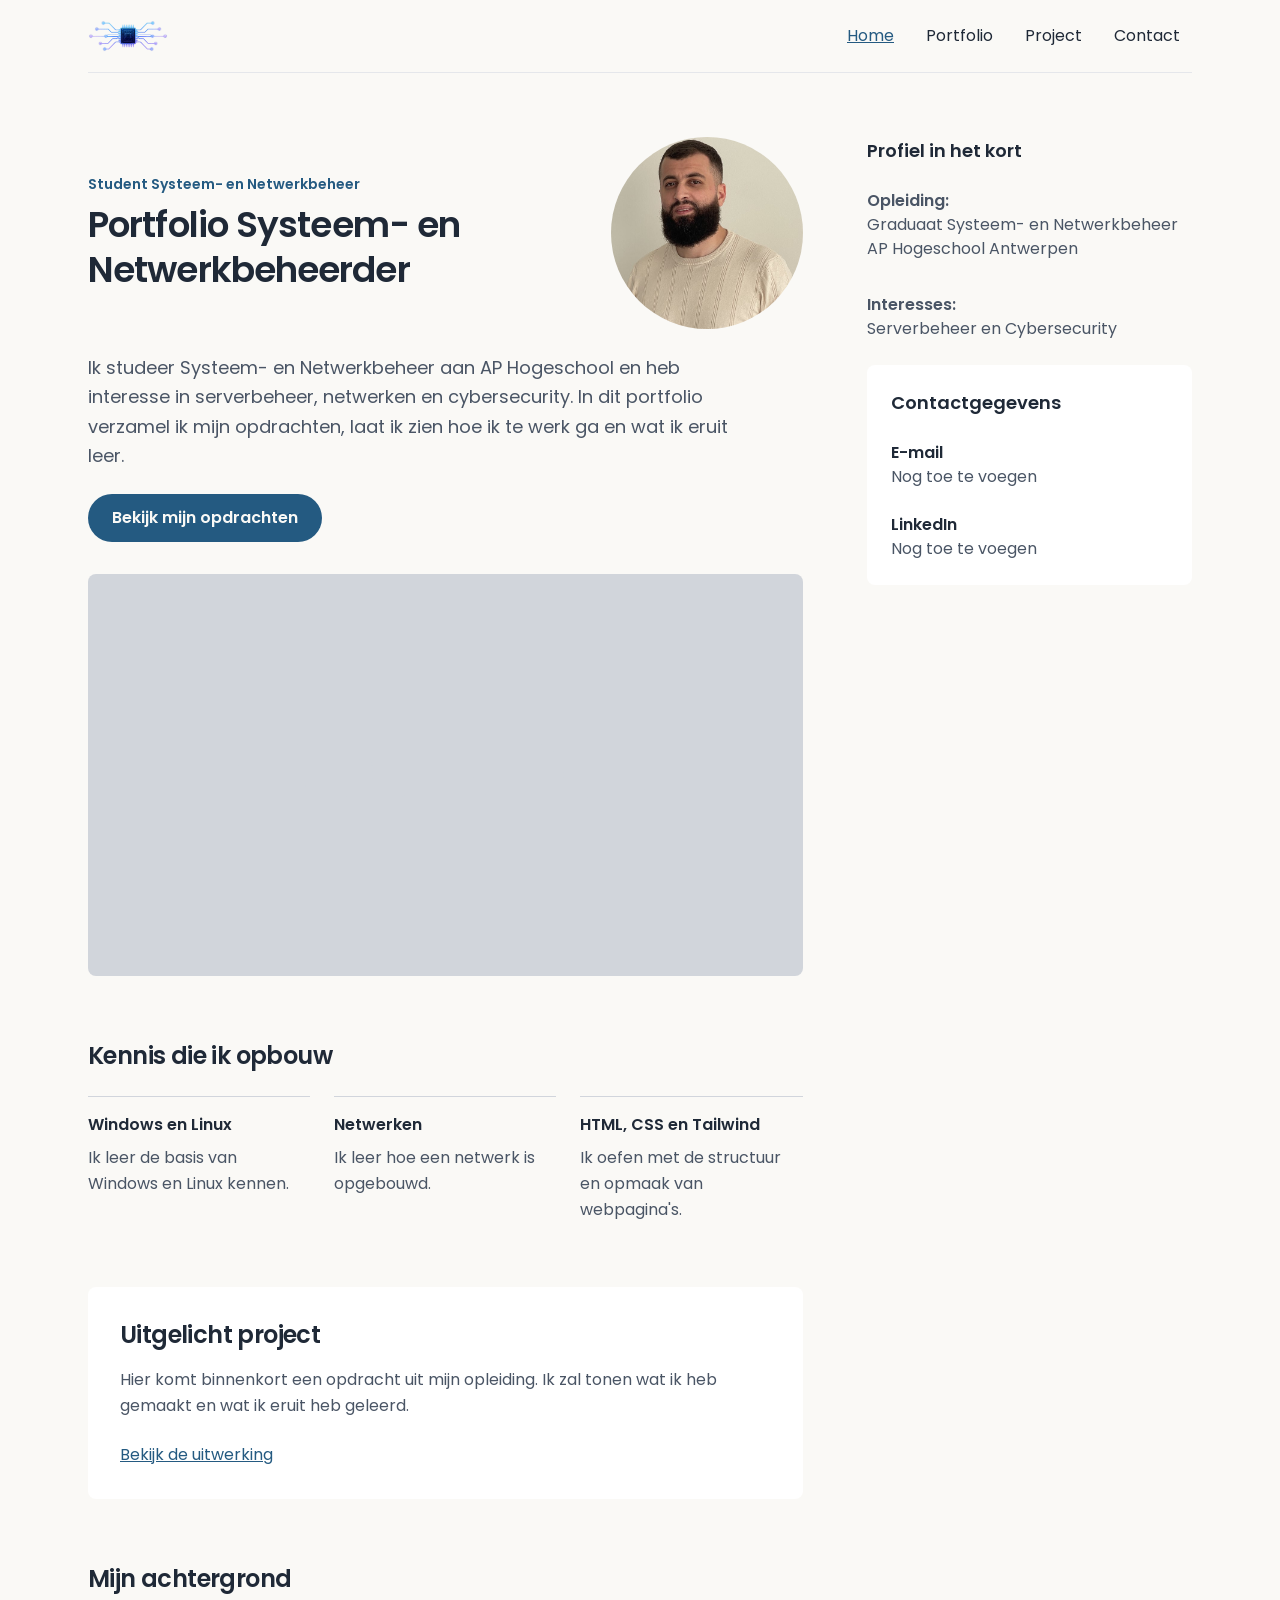
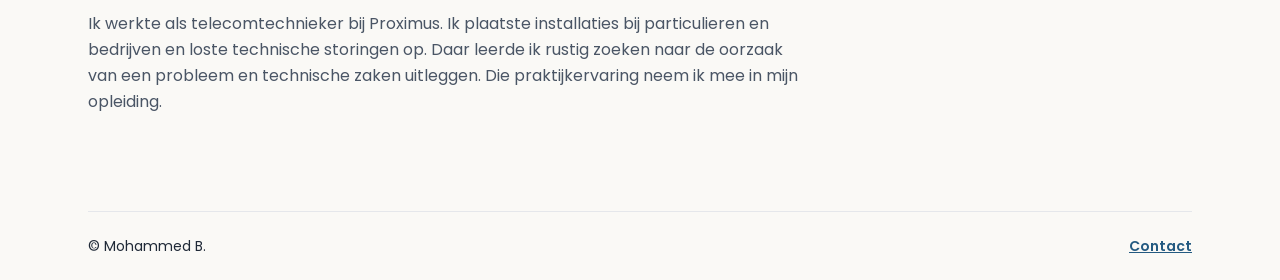
<file: index.html>
<!DOCTYPE html>
<html lang="nl-BE">
<head>
    <meta charset="UTF-8">
    <meta name="viewport" content="width=device-width, initial-scale=1.0">
    <title>Portfolio student systeem- en netwerkbeheer - Mohammed B.</title>
    <meta name="description" content="	Ik ben Mohammed B., student Systeem- en Netwerkbeheer aan AP Hogeschool. Leer mij kennen.">
    <link href="https://fonts.googleapis.com/css2?family=Poppins:wght@400;600&display=swap" rel="stylesheet">
    <link rel="stylesheet" href="css/tailwind.css">
    <link rel="stylesheet" href="css/style.css">
    <link rel="icon" href="assets/images/logo.png">
</head>
<body>
    <a href="#inhoud"
        class="sr-only focus:not-sr-only focus:absolute focus:left-2 focus:top-2 focus:rounded-lg focus:bg-white focus:px-4 focus:py-2 focus:text-blue-800 focus-visible:outline-2 focus-visible:outline-offset-2 focus-visible:outline-blue-700">
        Ga naar de inhoud
    </a>
    <div class="max-w-6xl mx-auto px-6">
        <header class="border-b border-gray-200 py-4 flex justify-between items-center flex-wrap">
            <div>
                <a class="block focus-visible:outline-2 focus-visible:outline-offset-2 focus-visible:outline-blue-700"
                    href="index.html">
                    <img class="w-20" src="assets/images/logo.png" width="320" height="130" alt="logo">
                </a>
            </div>
            <input class="peer sr-only md:hidden" type="checkbox" id="menu-knop">
            <label for="menu-knop"
                class="md:hidden px-3 py-2 peer-focus-visible:outline-2 peer-focus-visible:outline-offset-2 peer-focus-visible:outline-blue-700">
                <svg class="size-6" xmlns="http://www.w3.org/2000/svg" width="24" height="24" viewBox="0 0 24 24"
                    fill="none" stroke="currentColor" stroke-width="2" stroke-linecap="round" stroke-linejoin="round"
                    aria-hidden="true">
                    <path d="M4 5h16" />
                    <path d="M4 12h16" />
                    <path d="M4 19h16" />
                </svg>
                <span class="sr-only">Menu</span>
            </label>
            <nav class="hidden w-full peer-checked:block md:block md:w-auto" aria-label="Hoofdmenu">
                <ul class="flex flex-col md:flex-row justify-end gap-2 flex-wrap items-end">
                    <li>
                        <a class="highlight underline block px-3 py-2 focus-visible:outline-2 focus-visible:outline-offset-2 focus-visible:outline-blue-700"
                            aria-current="page" href="index.html">Home</a>
                    </li>
                    <li>
                        <a class="block px-3 py-2 hover:underline focus-visible:outline-2 focus-visible:outline-offset-2 focus-visible:outline-blue-700"
                            href="portfolio.html">Portfolio</a>
                    </li>
                    <li>
                        <a class="block px-3 py-2 hover:underline focus-visible:outline-2 focus-visible:outline-offset-2 focus-visible:outline-blue-700"
                            href="project.html">Project</a>
                    </li>
                    <li>
                        <a class="block px-3 py-2 hover:underline focus-visible:outline-2 focus-visible:outline-offset-2 focus-visible:outline-blue-700"
                            href="contact.html">Contact</a>
                    </li>
                </ul>
            </nav>
        </header>
        <div class="grid lg:grid-cols-3 gap-12 lg:gap-16 py-12 md:py-16 mb-8">
            <main id="inhoud" class="lg:col-span-2 flex flex-col gap-16">
                <section class="flex flex-col gap-6">
                    <div class="flex flex-col gap-6 md:flex-row md:justify-between md:items-center">
                        <div class="flex flex-col gap-2">
                            <p class="highlight text-sm font-semibold">Student Systeem- en Netwerkbeheer</p>
                            <h1 class="font-semibold text-3xl md:text-4xl leading-tight tracking-tight">Portfolio Systeem- en Netwerkbeheerder</h1>
                        </div>
                        <img class="size-48 rounded-full object-cover object-top shrink-0" src="assets/images/profielfoto.jpeg"
                            width="650" height="800" alt="Mohammed B. in een beige shirt voor een lichte muur.">
                    </div>
                    <p class="text-lg leading-relaxed text-gray-600 max-w-2xl">Ik studeer Systeem- en Netwerkbeheer
                        aan AP Hogeschool en heb interesse in serverbeheer, netwerken en cybersecurity. In dit portfolio
                        verzamel ik mijn opdrachten, laat ik zien hoe ik te werk ga en wat ik eruit leer.</p>
                    <div>
                        <a class="knop inline-flex items-center rounded-full px-6 py-3 font-semibold hover:underline focus-visible:outline-2 focus-visible:outline-offset-2 focus-visible:outline-blue-700"
                            href="portfolio.html">Bekijk mijn opdrachten</a>
                    </div>
                    <img class="w-full aspect-video object-cover rounded-lg mt-2" src="assets/images/placeholder.png"
                        width="1200" height="800" alt="">
                </section>
                <section class="grid grid-cols-1 md:grid-cols-3 gap-6">
                    <h2 class="md:col-span-3 font-semibold text-2xl tracking-tight">Kennis die ik opbouw</h2>
                    <div class="border-t border-gray-300 pt-4">
                        <h3 class="font-semibold mb-2">Windows en Linux</h3>
                        <p class="text-gray-600 leading-relaxed">Ik leer de basis van Windows en Linux kennen.</p>
                    </div>
                    <div class="border-t border-gray-300 pt-4">
                        <h3 class="font-semibold mb-2">Netwerken</h3>
                        <p class="text-gray-600 leading-relaxed">Ik leer hoe een netwerk is opgebouwd.</p>
                    </div>
                    <div class="border-t border-gray-300 pt-4">
                        <h3 class="font-semibold mb-2">HTML, CSS en Tailwind</h3>
                        <p class="text-gray-600 leading-relaxed">Ik oefen met de structuur en opmaak van webpagina's.
                        </p>
                    </div>
                </section>
                <section class="bg-white rounded-lg p-6 md:p-8">
                    <h2 class="font-semibold text-2xl tracking-tight mb-4">Uitgelicht project</h2>
                    <p class="leading-relaxed text-gray-600 mb-6">Hier komt binnenkort een opdracht uit mijn opleiding.
                        Ik zal tonen wat ik heb gemaakt en wat ik eruit heb geleerd.</p>
                    <a class="highlight inline-flex items-center gap-2 underline focus-visible:outline-2 focus-visible:outline-offset-2 focus-visible:outline-blue-700"
                        href="project.html">Bekijk de uitwerking</a>
                </section>
                <section>
                    <h2 class="font-semibold text-2xl tracking-tight mb-4">Mijn achtergrond</h2>
                    <p class="leading-relaxed text-gray-600">Ik werkte als telecomtechnieker bij Proximus. Ik plaatste
                        installaties bij particulieren en bedrijven en loste technische storingen op. Daar leerde ik
                        rustig zoeken naar de oorzaak van een probleem en technische zaken uitleggen. Die
                        praktijkervaring
                        neem ik mee in mijn opleiding.</p>
                </section>
            </main>
            <aside class="flex flex-col gap-6">
                <div>
                    <h2 class="font-semibold text-lg mb-6">Profiel in het kort</h2>
                    <ul class="flex flex-col text-gray-600">
                        <li><span class="font-semibold">Opleiding:</span><br>Graduaat Systeem- en Netwerkbeheer</li>
                        <li class="pb-8">AP Hogeschool Antwerpen</li>
                        <li><span class="font-semibold">Interesses:</span><br>Serverbeheer en Cybersecurity</li>
                    </ul>
                </div>
                <div class="bg-white rounded-lg p-6">
                    <h2 class="font-semibold text-lg mb-6">Contactgegevens</h2>
                    <ul class="flex flex-col gap-6">
                        <li>
                            <span class="font-semibold">E-mail</span><br>
                            <span class="text-gray-600">Nog toe te voegen</span>
                        </li>
                        <li>
                            <span class="font-semibold">LinkedIn</span><br>
                            <span class="text-gray-600">Nog toe te voegen</span>
                        </li>
                    </ul>
                </div>
            </aside>
        </div>
        <footer
            class="border-t border-gray-200 text-sm py-6 flex flex-col sm:flex-row justify-between items-center gap-2">
            <p>&copy;&nbsp;Mohammed B.</p>
            <p>
                <a class="highlight underline font-semibold focus-visible:outline-2 focus-visible:outline-offset-2 focus-visible:outline-blue-700"
                    href="contact.html">Contact</a>
            </p>
        </footer>
    </div>
</body>

</html>
</file>
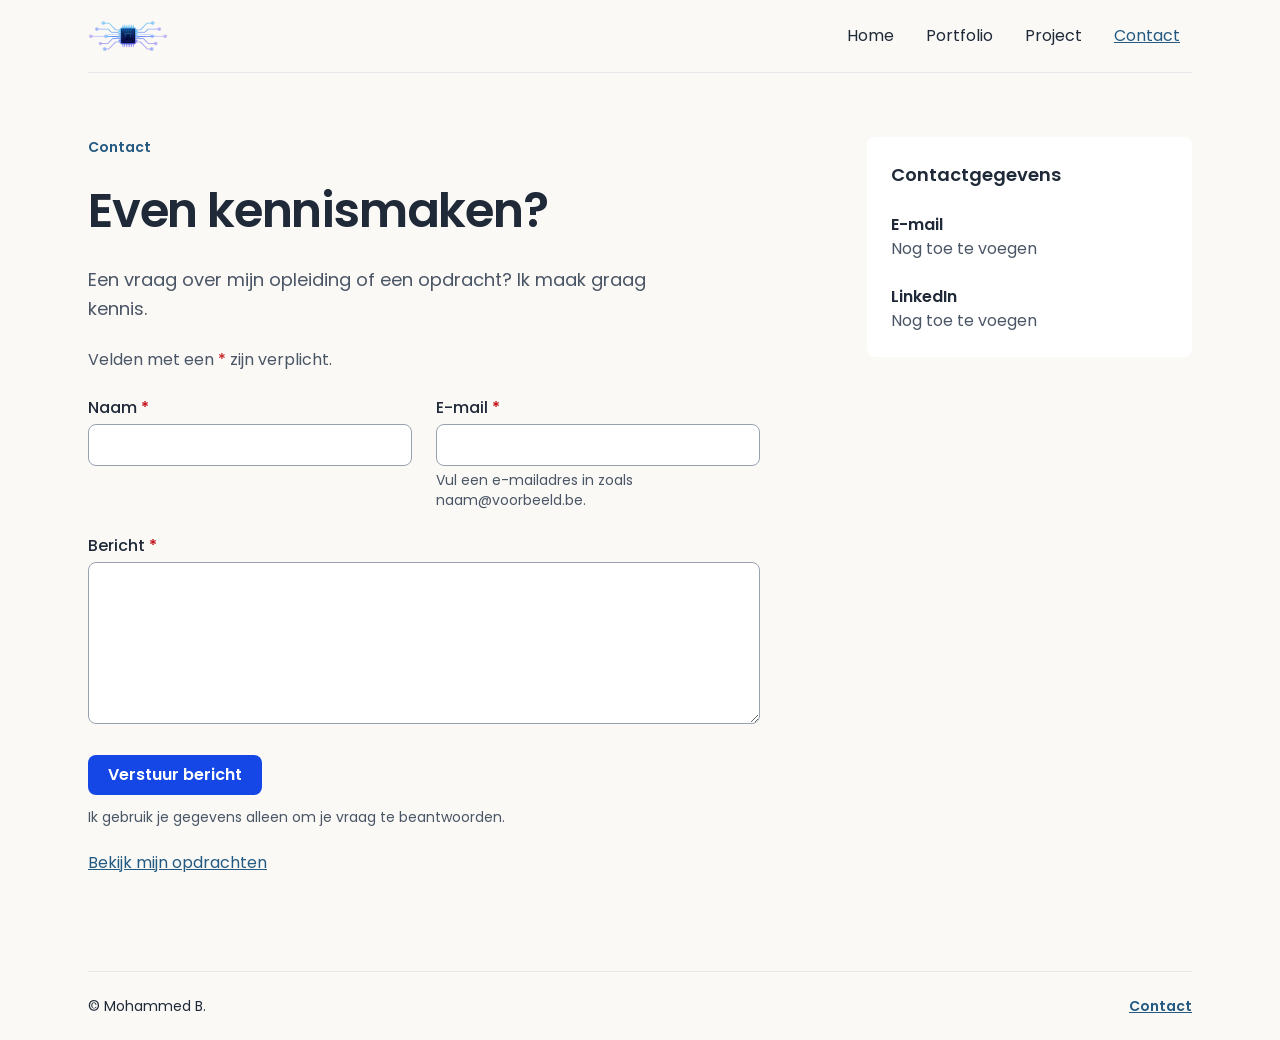
<file: contact.html>
<!DOCTYPE html>
<html lang="nl-BE">
<head>
    <meta charset="UTF-8">
    <meta name="viewport" content="width=device-width, initial-scale=1.0">
    <title>Contact - Mohammed B.</title>
    <meta name="description" content="	Wil je kennismaken of heb je een vraag over mijn opleiding of portfolio? Op mijn contactpagina vind je het contactformulier.">
    <link href="https://fonts.googleapis.com/css2?family=Poppins:wght@400;600&display=swap" rel="stylesheet">
    <link rel="stylesheet" href="css/tailwind.css">
    <link rel="stylesheet" href="css/style.css">
    <link rel="icon" href="assets/images/logo.png">
</head>
<body>
    <a href="#inhoud"
        class="sr-only focus:not-sr-only focus:absolute focus:left-2 focus:top-2 focus:rounded-lg focus:bg-white focus:px-4 focus:py-2 focus:text-blue-800 focus-visible:outline-2 focus-visible:outline-offset-2 focus-visible:outline-blue-700">
        Ga naar de inhoud
    </a>
    <div class="max-w-6xl mx-auto px-6">
        <header class="border-b border-gray-200 py-4 flex justify-between items-center flex-wrap">
            <div>
                <a class="block focus-visible:outline-2 focus-visible:outline-offset-2 focus-visible:outline-blue-700"
                    href="index.html">
                    <img class="w-20" src="assets/images/logo.png" width="320" height="130" alt="logo">
                </a>
            </div>
            <input class="peer sr-only md:hidden" type="checkbox" id="menu-knop">
            <label for="menu-knop"
                class="md:hidden px-3 py-2 peer-focus-visible:outline-2 peer-focus-visible:outline-offset-2 peer-focus-visible:outline-blue-700">
                <svg class="size-6" xmlns="http://www.w3.org/2000/svg" width="24" height="24" viewBox="0 0 24 24"
                    fill="none" stroke="currentColor" stroke-width="2" stroke-linecap="round" stroke-linejoin="round"
                    aria-hidden="true">
                    <path d="M4 5h16" />
                    <path d="M4 12h16" />
                    <path d="M4 19h16" />
                </svg>
                <span class="sr-only">Menu</span>
            </label>
            <nav class="hidden w-full peer-checked:block md:block md:w-auto" aria-label="Hoofdmenu">
                <ul class="flex flex-col md:flex-row justify-end gap-2 flex-wrap items-end">
                    <li>
                        <a class="block px-3 py-2 hover:underline focus-visible:outline-2 focus-visible:outline-offset-2 focus-visible:outline-blue-700"
                            href="index.html">Home</a>
                    </li>
                    <li>
                        <a class="block px-3 py-2 hover:underline focus-visible:outline-2 focus-visible:outline-offset-2 focus-visible:outline-blue-700"
                            href="portfolio.html">Portfolio</a>
                    </li>
                    <li>
                        <a class="block px-3 py-2 hover:underline focus-visible:outline-2 focus-visible:outline-offset-2 focus-visible:outline-blue-700"
                            href="project.html">Project</a>
                    </li>
                    <li>
                        <a class="highlight underline block px-3 py-2 focus-visible:outline-2 focus-visible:outline-offset-2 focus-visible:outline-blue-700"
                            aria-current="page" href="contact.html">Contact</a>
                    </li>
                </ul>
            </nav>
        </header>
        <div class="grid lg:grid-cols-3 gap-12 lg:gap-16 py-12 md:py-16 mb-8">
            <main id="inhoud" class="lg:col-span-2 flex flex-col gap-12">
                <section class="flex flex-col gap-6">
                    <p class="highlight text-sm font-semibold">Contact</p>
                    <h1 class="font-semibold text-4xl md:text-5xl tracking-tight leading-tight">
                        Even kennismaken?
                    </h1>
                    <p class="text-lg leading-relaxed text-gray-600 max-w-xl">
                        Een vraag over mijn opleiding of een opdracht? Ik maak graag kennis.
                    </p>
                    <p class="text-gray-600">
                        Velden met een <span class="text-red-700">*</span> zijn verplicht.
                    </p>
                    <form name="contact" method="POST" data-netlify="true" class="grid gap-6 md:grid-cols-2 max-w-2xl">
                        <div>
                            <label for="naam" class="block font-medium">Naam
                                <span class="text-red-700" aria-hidden="true">*</span>
                            </label>
                            <input type="text" id="naam" name="naam" autocomplete="name" required
                                class="mt-1 w-full rounded-lg border border-gray-400 bg-white px-3 py-2 focus-visible:outline-2 focus-visible:outline-offset-2 focus-visible:outline-blue-700">
                        </div>
                        <div>
                            <label for="mail" class="block font-medium">E-mail
                                <span class="text-red-700" aria-hidden="true">*</span>
                            </label>
                            <input type="email" id="mail" name="email" autocomplete="email" required
                                aria-describedby="mail-hulp"
                                class="peer mt-1 w-full rounded-lg border border-gray-400 bg-white px-3 py-2 user-invalid:border-red-700 focus-visible:outline-2 focus-visible:outline-offset-2 focus-visible:outline-blue-700">
                            <p id="mail-hulp" class="mt-1 text-sm text-gray-600">
                                Vul een e-mailadres in zoals naam@voorbeeld.be.
                            </p>
                            <p class="mt-1 hidden text-sm font-semibold text-red-700 peer-user-invalid:block">
                                Dit e-mailadres klopt niet. Vul het in zoals naam@voorbeeld.be.
                            </p>
                        </div>
                        <div class="md:col-span-2">
                            <label for="bericht" class="block font-medium">Bericht
                                <span class="text-red-700" aria-hidden="true">*</span>
                            </label>
                            <textarea id="bericht" name="bericht" rows="6" required
                                class="mt-1 w-full rounded-lg border border-gray-400 bg-white px-3 py-2 focus-visible:outline-2 focus-visible:outline-offset-2 focus-visible:outline-blue-700"></textarea>
                        </div>
                        <div class="md:col-span-2">
                            <button type="submit"
                                class="rounded-lg bg-blue-700 px-5 py-2 font-semibold text-white hover:bg-blue-800 focus-visible:outline-2 focus-visible:outline-offset-2 focus-visible:outline-blue-700">
                                Verstuur bericht
                            </button>
                            <p class="mt-3 text-sm text-gray-600">
                                Ik gebruik je gegevens alleen om je vraag te beantwoorden.
                            </p>
                        </div>
                    </form>
                    <div>
                        <a class="highlight underline focus-visible:outline-2 focus-visible:outline-offset-2 focus-visible:outline-blue-700"
                            href="portfolio.html">Bekijk mijn opdrachten</a>
                    </div>
                </section>
            </main>
            <aside class="flex flex-col gap-6">
                <div class="bg-white rounded-lg p-6">
                    <h2 class="font-semibold text-lg mb-6">Contactgegevens</h2>
                    <ul class="flex flex-col gap-6">
                        <li>
                            <span class="font-semibold">E-mail</span><br>
                            <span class="text-gray-600">Nog toe te voegen</span>
                        </li>
                        <li>
                            <span class="font-semibold">LinkedIn</span><br>
                            <span class="text-gray-600">Nog toe te voegen</span>
                        </li>
                    </ul>
                </div>
            </aside>
        </div>
        <footer
            class="border-t border-gray-200 text-sm py-6 flex flex-col sm:flex-row justify-between items-center gap-2">
            <p>&copy;&nbsp;Mohammed B.</p>
            <p>
                <a class="highlight underline font-semibold focus-visible:outline-2 focus-visible:outline-offset-2 focus-visible:outline-blue-700"
                    href="contact.html">Contact</a>
            </p>
        </footer>
    </div>
</body>

</html>
</file>
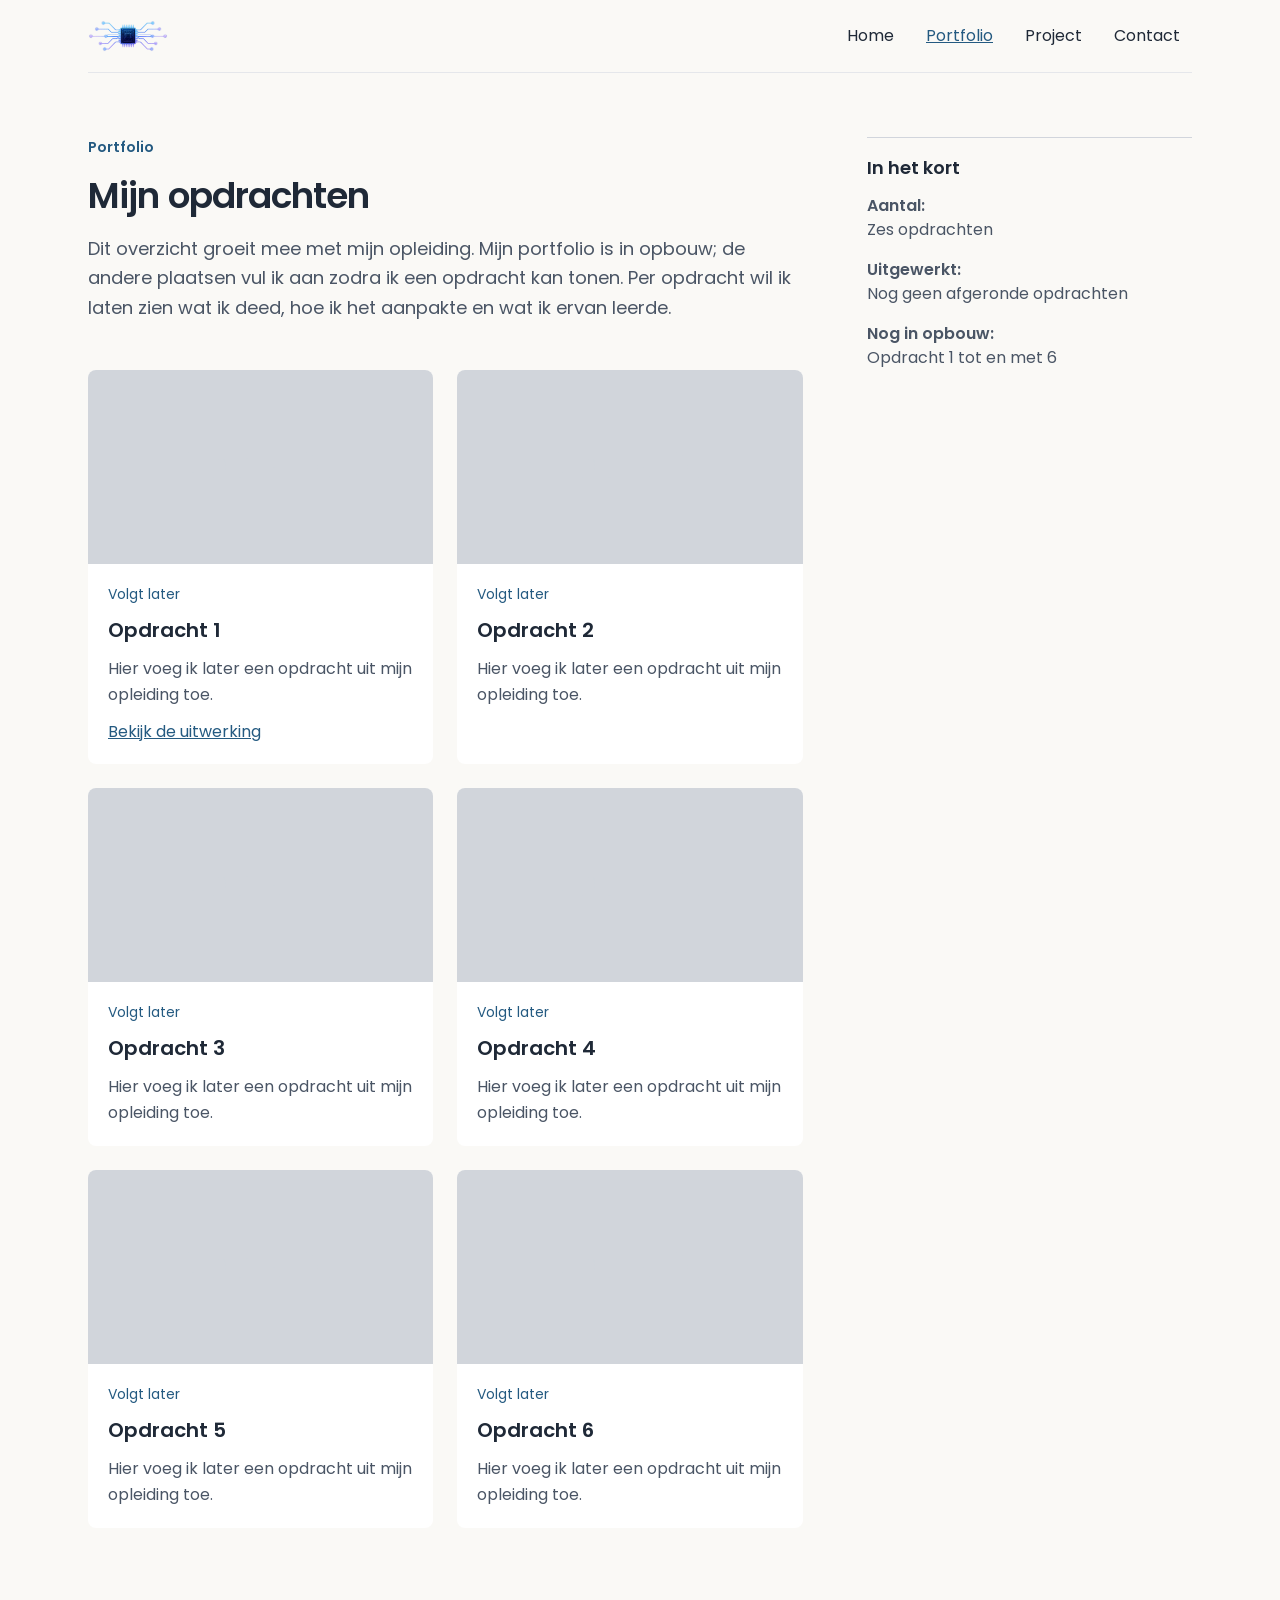
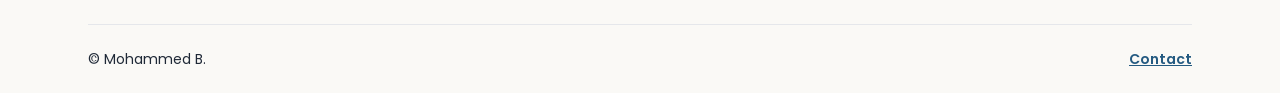
<file: portfolio.html>
<!DOCTYPE html>
<html lang="nl-BE">
<head>
    <meta charset="UTF-8">
    <meta name="viewport" content="width=device-width, initial-scale=1.0">
    <title>Mijn Opdrachten - Mohammed B.</title>
    <meta name="description" content="Bekijk het overzicht van mijn opdrachten voor Systeem- en Netwerkbeheer aan AP Hogeschool en ontdek wat ik tijdens mijn opleiding leer.">
    <link href="https://fonts.googleapis.com/css2?family=Poppins:wght@400;600&display=swap" rel="stylesheet">
    <link rel="stylesheet" href="css/tailwind.css">
    <link rel="stylesheet" href="css/style.css">
    <link rel="icon" href="assets/images/logo.png">
</head>
<body>
    <a href="#inhoud"
        class="sr-only focus:not-sr-only focus:absolute focus:left-2 focus:top-2 focus:rounded-lg focus:bg-white focus:px-4 focus:py-2 focus:text-blue-800 focus-visible:outline-2 focus-visible:outline-offset-2 focus-visible:outline-blue-700">
        Ga naar de inhoud
    </a>
    <div class="max-w-6xl mx-auto px-6">
        <header class="border-b border-gray-200 py-4 flex justify-between items-center flex-wrap">
            <div>
                <a class="block focus-visible:outline-2 focus-visible:outline-offset-2 focus-visible:outline-blue-700"
                    href="index.html">
                    <img class="w-20" src="assets/images/logo.png" width="320" height="130" alt="logo">
                </a>
            </div>
            <input class="peer sr-only md:hidden" type="checkbox" id="menu-knop">
            <label for="menu-knop"
                class="md:hidden px-3 py-2 peer-focus-visible:outline-2 peer-focus-visible:outline-offset-2 peer-focus-visible:outline-blue-700">
                <svg class="size-6" xmlns="http://www.w3.org/2000/svg" width="24" height="24" viewBox="0 0 24 24"
                    fill="none" stroke="currentColor" stroke-width="2" stroke-linecap="round" stroke-linejoin="round"
                    aria-hidden="true">
                    <path d="M4 5h16" />
                    <path d="M4 12h16" />
                    <path d="M4 19h16" />
                </svg>
                <span class="sr-only">Menu</span>
            </label>
            <nav class="hidden w-full peer-checked:block md:block md:w-auto" aria-label="Hoofdmenu">
                <ul class="flex flex-col md:flex-row justify-end gap-2 flex-wrap items-end">
                    <li>
                        <a class="block px-3 py-2 hover:underline focus-visible:outline-2 focus-visible:outline-offset-2 focus-visible:outline-blue-700"
                            href="index.html">Home</a>
                    </li>
                    <li>
                        <a class="highlight underline block px-3 py-2 focus-visible:outline-2 focus-visible:outline-offset-2 focus-visible:outline-blue-700"
                            aria-current="page" href="portfolio.html">Portfolio</a>
                    </li>
                    <li>
                        <a class="block px-3 py-2 hover:underline focus-visible:outline-2 focus-visible:outline-offset-2 focus-visible:outline-blue-700"
                            href="project.html">Project</a>
                    </li>
                    <li>
                        <a class="block px-3 py-2 hover:underline focus-visible:outline-2 focus-visible:outline-offset-2 focus-visible:outline-blue-700"
                            href="contact.html">Contact</a>
                    </li>
                </ul>
            </nav>
        </header>
        <div class="grid lg:grid-cols-3 gap-12 lg:gap-16 py-12 md:py-16 mb-8">
            <main id="inhoud" class="lg:col-span-2 flex flex-col gap-12">
                <section class="flex flex-col gap-4">
                    <p class="highlight text-sm font-semibold">Portfolio</p>
                    <h1 class="font-semibold text-4xl tracking-tight leading-tight">Mijn opdrachten</h1>
                    <p class="text-lg leading-relaxed text-gray-600">Dit overzicht groeit mee met mijn opleiding.
                        Mijn portfolio is in opbouw; de andere plaatsen vul ik aan zodra ik een opdracht kan tonen.
                        Per opdracht wil ik laten zien wat ik deed, hoe ik het aanpakte en wat ik ervan leerde.</p>
                </section>
                <div class="grid md:grid-cols-2 gap-6">
                    <article class="bg-white rounded-lg overflow-hidden flex flex-col">
                        <img class="aspect-video w-full object-cover" src="assets/images/placeholder.png" width="1200"
                            height="800" alt="">
                        <div class="p-5 flex flex-col gap-3">
                            <p class="highlight text-sm">Volgt later</p>
                            <h2 class="font-semibold text-xl">Opdracht 1</h2>
                            <p class="leading-relaxed text-gray-600">Hier voeg ik later een opdracht uit mijn opleiding
                                toe.</p>
                            <a class="highlight underline focus-visible:outline-2 focus-visible:outline-offset-2 focus-visible:outline-blue-700"
                                href="project.html">Bekijk de uitwerking</a>
                        </div>
                    </article>
                    <article class="bg-white rounded-lg overflow-hidden flex flex-col">
                        <img class="aspect-video w-full object-cover" src="assets/images/placeholder.png" width="1200"
                            height="800" alt="">
                        <div class="p-5 flex flex-col gap-3">
                            <p class="highlight text-sm">Volgt later</p>
                            <h2 class="font-semibold text-xl">Opdracht 2</h2>
                            <p class="leading-relaxed text-gray-600">Hier voeg ik later een opdracht uit mijn opleiding
                                toe.</p>
                        </div>
                    </article>
                    <article class="bg-white rounded-lg overflow-hidden flex flex-col">
                        <img class="aspect-video w-full object-cover" src="assets/images/placeholder.png" width="1200"
                            height="800" alt="">
                        <div class="p-5 flex flex-col gap-3">
                            <p class="highlight text-sm">Volgt later</p>
                            <h2 class="font-semibold text-xl">Opdracht 3</h2>
                            <p class="leading-relaxed text-gray-600">Hier voeg ik later een opdracht uit mijn opleiding
                                toe.</p>
                        </div>
                    </article>
                    <article class="bg-white rounded-lg overflow-hidden flex flex-col">
                        <img class="aspect-video w-full object-cover" src="assets/images/placeholder.png" width="1200"
                            height="800" alt="">
                        <div class="p-5 flex flex-col gap-3">
                            <p class="highlight text-sm">Volgt later</p>
                            <h2 class="font-semibold text-xl">Opdracht 4</h2>
                            <p class="leading-relaxed text-gray-600">Hier voeg ik later een opdracht uit mijn opleiding
                                toe.</p>
                        </div>
                    </article>
                    <article class="bg-white rounded-lg overflow-hidden flex flex-col">
                        <img class="aspect-video w-full object-cover" src="assets/images/placeholder.png" width="1200"
                            height="800" alt="">
                        <div class="p-5 flex flex-col gap-3">
                            <p class="highlight text-sm">Volgt later</p>
                            <h2 class="font-semibold text-xl">Opdracht 5</h2>
                            <p class="leading-relaxed text-gray-600">Hier voeg ik later een opdracht uit mijn opleiding
                                toe.</p>
                        </div>
                    </article>
                    <article class="bg-white rounded-lg overflow-hidden flex flex-col">
                        <img class="aspect-video w-full object-cover" src="assets/images/placeholder.png" width="1200"
                            height="800" alt="">
                        <div class="p-5 flex flex-col gap-3">
                            <p class="highlight text-sm">Volgt later</p>
                            <h2 class="font-semibold text-xl">Opdracht 6</h2>
                            <p class="leading-relaxed text-gray-600">Hier voeg ik later een opdracht uit mijn opleiding
                                toe.</p>
                        </div>
                    </article>
                </div>
            </main>
            <aside class="flex flex-col gap-6">
                <div class="border-t border-gray-300 pt-4">
                    <h2 class="font-semibold text-lg mb-3">In het kort</h2>
                    <ul class="flex flex-col gap-4 text-gray-600">
                        <li><span class="font-semibold">Aantal:</span><br>Zes opdrachten</li>
                        <li><span class="font-semibold">Uitgewerkt:</span><br>Nog geen afgeronde opdrachten</li>
                        <li><span class="font-semibold">Nog in opbouw:</span><br>Opdracht 1 tot en met 6</li>
                    </ul>
                </div>
            </aside>
        </div>
        <footer
            class="border-t border-gray-200 text-sm py-6 flex flex-col sm:flex-row justify-between items-center gap-2">
            <p>&copy;&nbsp;Mohammed B.</p>
            <p>
                <a class="highlight underline font-semibold focus-visible:outline-2 focus-visible:outline-offset-2 focus-visible:outline-blue-700"
                    href="contact.html">Contact</a>
            </p>
        </footer>
    </div>
</body>

</html>
</file>
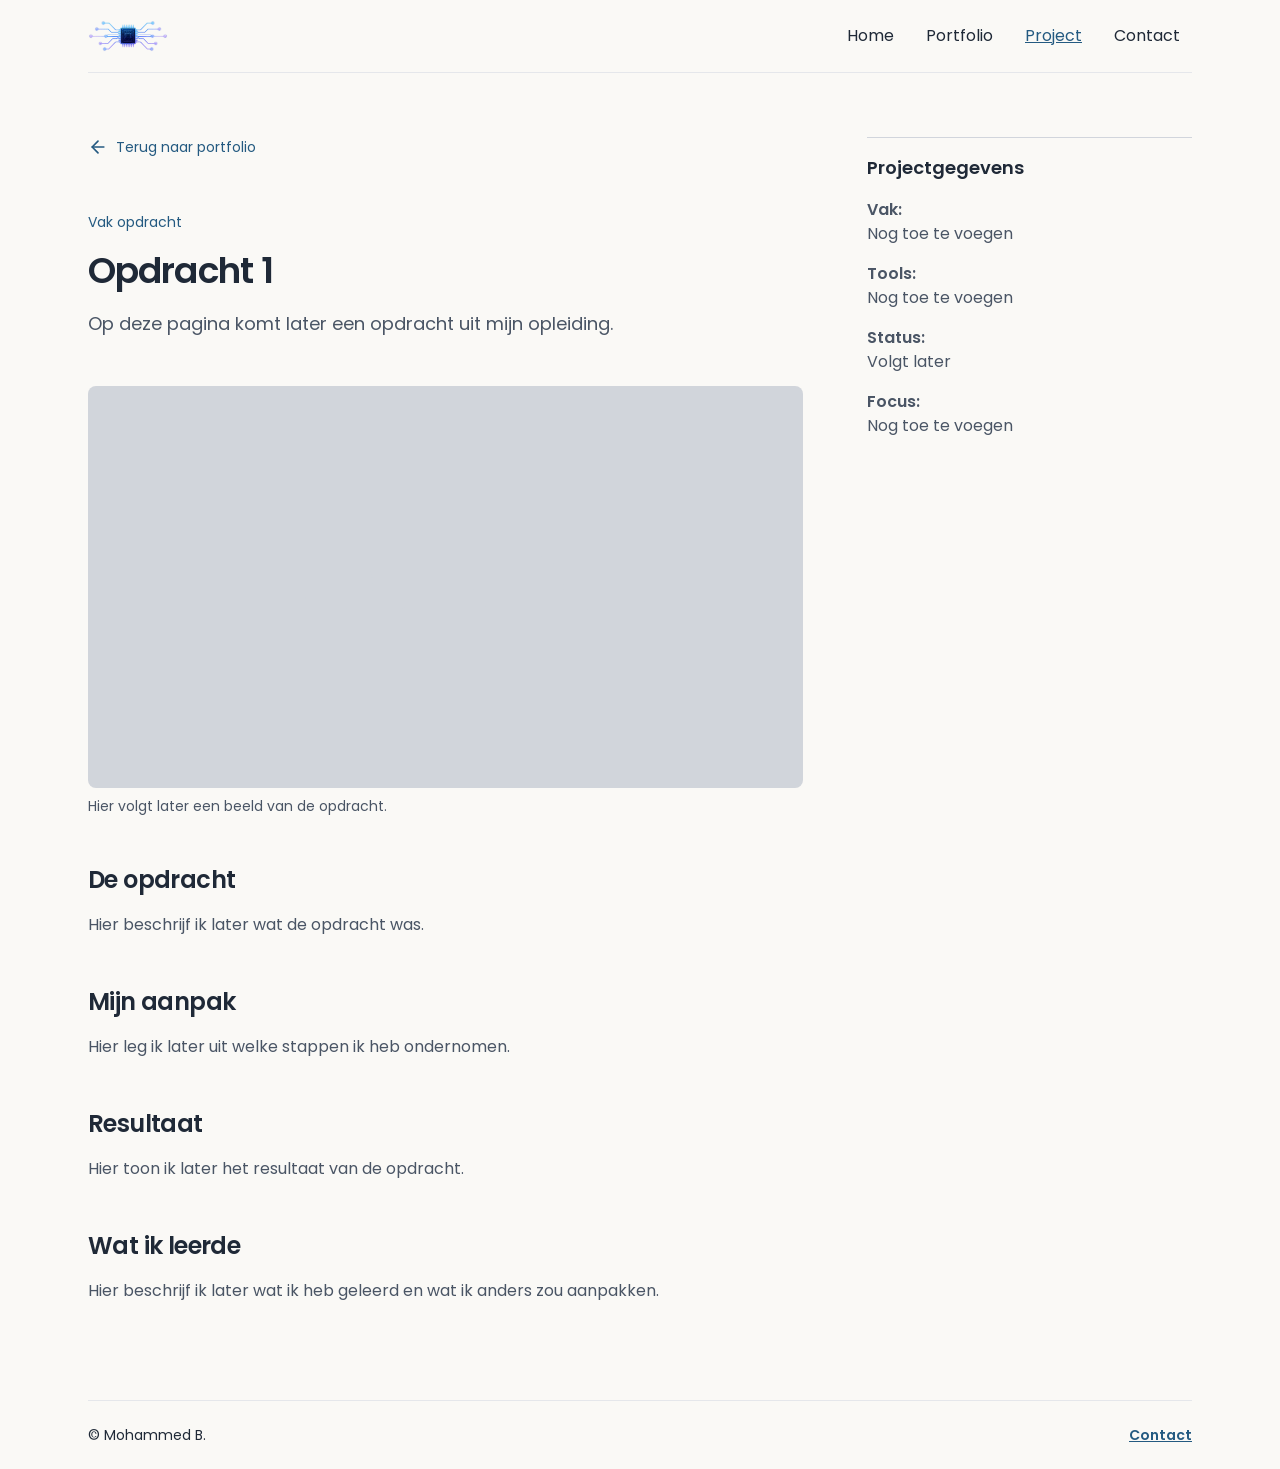
<file: project.html>
<!DOCTYPE html>
<html lang="nl-BE">
<head>
    <meta charset="UTF-8">
    <meta name="viewport" content="width=device-width, initial-scale=1.0">
    <title>Opdracht 1 - Mohammed B.</title>
    <meta name="description" content="Hier vind je de onderdelen van mijn uitwerking, van de opdracht en mijn aanpak tot het resultaat en mijn reflectie.">
    <link href="https://fonts.googleapis.com/css2?family=Poppins:wght@400;600&display=swap" rel="stylesheet">
    <link rel="stylesheet" href="css/tailwind.css">
    <link rel="stylesheet" href="css/style.css">
    <link rel="icon" href="assets/images/logo.png">
</head>
<body>
    <a href="#inhoud"
        class="sr-only focus:not-sr-only focus:absolute focus:left-2 focus:top-2 focus:rounded-lg focus:bg-white focus:px-4 focus:py-2 focus:text-blue-800 focus-visible:outline-2 focus-visible:outline-offset-2 focus-visible:outline-blue-700">
        Ga naar de inhoud
    </a>
    <div class="max-w-6xl mx-auto px-6">
        <header class="border-b border-gray-200 py-4 flex justify-between items-center flex-wrap">
            <div>
                <a class="block focus-visible:outline-2 focus-visible:outline-offset-2 focus-visible:outline-blue-700"
                    href="index.html">
                    <img class="w-20" src="assets/images/logo.png" width="320" height="130" alt="logo">
                </a>
            </div>
            <input class="peer sr-only md:hidden" type="checkbox" id="menu-knop">
            <label for="menu-knop"
                class="md:hidden px-3 py-2 peer-focus-visible:outline-2 peer-focus-visible:outline-offset-2 peer-focus-visible:outline-blue-700">
                <svg class="size-6" xmlns="http://www.w3.org/2000/svg" width="24" height="24" viewBox="0 0 24 24"
                    fill="none" stroke="currentColor" stroke-width="2" stroke-linecap="round" stroke-linejoin="round"
                    aria-hidden="true">
                    <path d="M4 5h16" />
                    <path d="M4 12h16" />
                    <path d="M4 19h16" />
                </svg>
                <span class="sr-only">Menu</span>
            </label>
            <nav class="hidden w-full peer-checked:block md:block md:w-auto" aria-label="Hoofdmenu">
                <ul class="flex flex-col md:flex-row justify-end gap-2 flex-wrap items-end">
                    <li>
                        <a class="block px-3 py-2 hover:underline focus-visible:outline-2 focus-visible:outline-offset-2 focus-visible:outline-blue-700"
                            href="index.html">Home</a>
                    </li>
                    <li>
                        <a class="block px-3 py-2 hover:underline focus-visible:outline-2 focus-visible:outline-offset-2 focus-visible:outline-blue-700"
                            href="portfolio.html">Portfolio</a>
                    </li>
                    <li>
                        <a class="highlight underline block px-3 py-2 focus-visible:outline-2 focus-visible:outline-offset-2 focus-visible:outline-blue-700"
                            aria-current="page" href="project.html">Project</a>
                    </li>
                    <li>
                        <a class="block px-3 py-2 hover:underline focus-visible:outline-2 focus-visible:outline-offset-2 focus-visible:outline-blue-700"
                            href="contact.html">Contact</a>
                    </li>
                </ul>
            </nav>
        </header>
        <div class="grid lg:grid-cols-3 gap-12 lg:gap-16 py-12 md:py-16 mb-8">
            <main id="inhoud" class="lg:col-span-2 flex flex-col gap-12">
                <div>
                    <a class="text-sm inline-flex items-center gap-2 highlight hover:underline focus-visible:outline-2 focus-visible:outline-offset-2 focus-visible:outline-blue-700"
                        href="portfolio.html">
                        <svg class="size-5" xmlns="http://www.w3.org/2000/svg" width="24" height="24"
                            viewBox="0 0 24 24" fill="none" stroke="currentColor" stroke-width="2"
                            stroke-linecap="round" stroke-linejoin="round" aria-hidden="true">
                            <path d="m12 19-7-7 7-7"></path>
                            <path d="M19 12H5"></path>
                        </svg>
                        Terug naar portfolio
                    </a>
                </div>
                <section class="flex flex-col gap-4">
                    <p class="highlight text-sm">Vak opdracht</p>
                    <h1 class="font-semibold text-4xl tracking-tight leading-tight">Opdracht 1</h1>
                    <p class="text-lg leading-relaxed text-gray-600">Op deze pagina komt later een opdracht uit mijn
                        opleiding.</p>
                </section>
                <figure>
                    <img class="aspect-video w-full object-cover rounded-lg" src="assets/images/placeholder.png" width="1200"
                        height="800" alt="">
                    <figcaption class="mt-2 text-sm text-gray-600">Hier volgt later een beeld van de opdracht.
                    </figcaption>
                </figure>
                <section>
                    <h2 class="font-semibold text-2xl tracking-tight mb-4">De opdracht</h2>
                    <p class="leading-relaxed text-gray-600">Hier beschrijf ik later wat de opdracht was.</p>
                </section>
                <section>
                    <h2 class="font-semibold text-2xl tracking-tight mb-4">Mijn aanpak</h2>
                    <p class="leading-relaxed text-gray-600">Hier leg ik later uit welke stappen ik heb ondernomen.</p>
                </section>
                <section>
                    <h2 class="font-semibold text-2xl tracking-tight mb-4">Resultaat</h2>
                    <p class="leading-relaxed text-gray-600">Hier toon ik later het resultaat van de opdracht.</p>
                </section>
                <section>
                    <h2 class="font-semibold text-2xl tracking-tight mb-4">Wat ik leerde</h2>
                    <p class="leading-relaxed text-gray-600">Hier beschrijf ik later wat ik heb geleerd en wat ik anders
                        zou aanpakken.</p>
                </section>
            </main>
            <aside class="flex flex-col gap-6">
                <div class="border-t border-gray-300 pt-4">
                    <h2 class="font-semibold text-lg mb-4">Projectgegevens</h2>
                    <ul class="flex flex-col gap-4 text-gray-600">
                        <li><span class="font-semibold">Vak:</span><br>Nog toe te voegen</li>
                        <li><span class="font-semibold">Tools:</span><br>Nog toe te voegen</li>
                        <li><span class="font-semibold">Status:</span><br>Volgt later</li>
                        <li><span class="font-semibold">Focus:</span><br>Nog toe te voegen</li>
                    </ul>
                </div>
            </aside>
        </div>
        <footer
            class="border-t border-gray-200 text-sm py-6 flex flex-col sm:flex-row justify-between items-center gap-2">
            <p>&copy;&nbsp;Mohammed B.</p>
            <p>
                <a class="highlight underline font-semibold focus-visible:outline-2 focus-visible:outline-offset-2 focus-visible:outline-blue-700"
                    href="contact.html">Contact</a>
            </p>
        </footer>
    </div>
</body>

</html>
</file>
<file: css/style.css>
body {
    font-family: "Poppins", sans-serif;
    background-color: #FAF9F6;
    color: #1F2937;
}

.highlight {
    color: #245A81;
}

.knop {
    background-color: #245A81;
    color: #FAF9F6;
}
</file>
